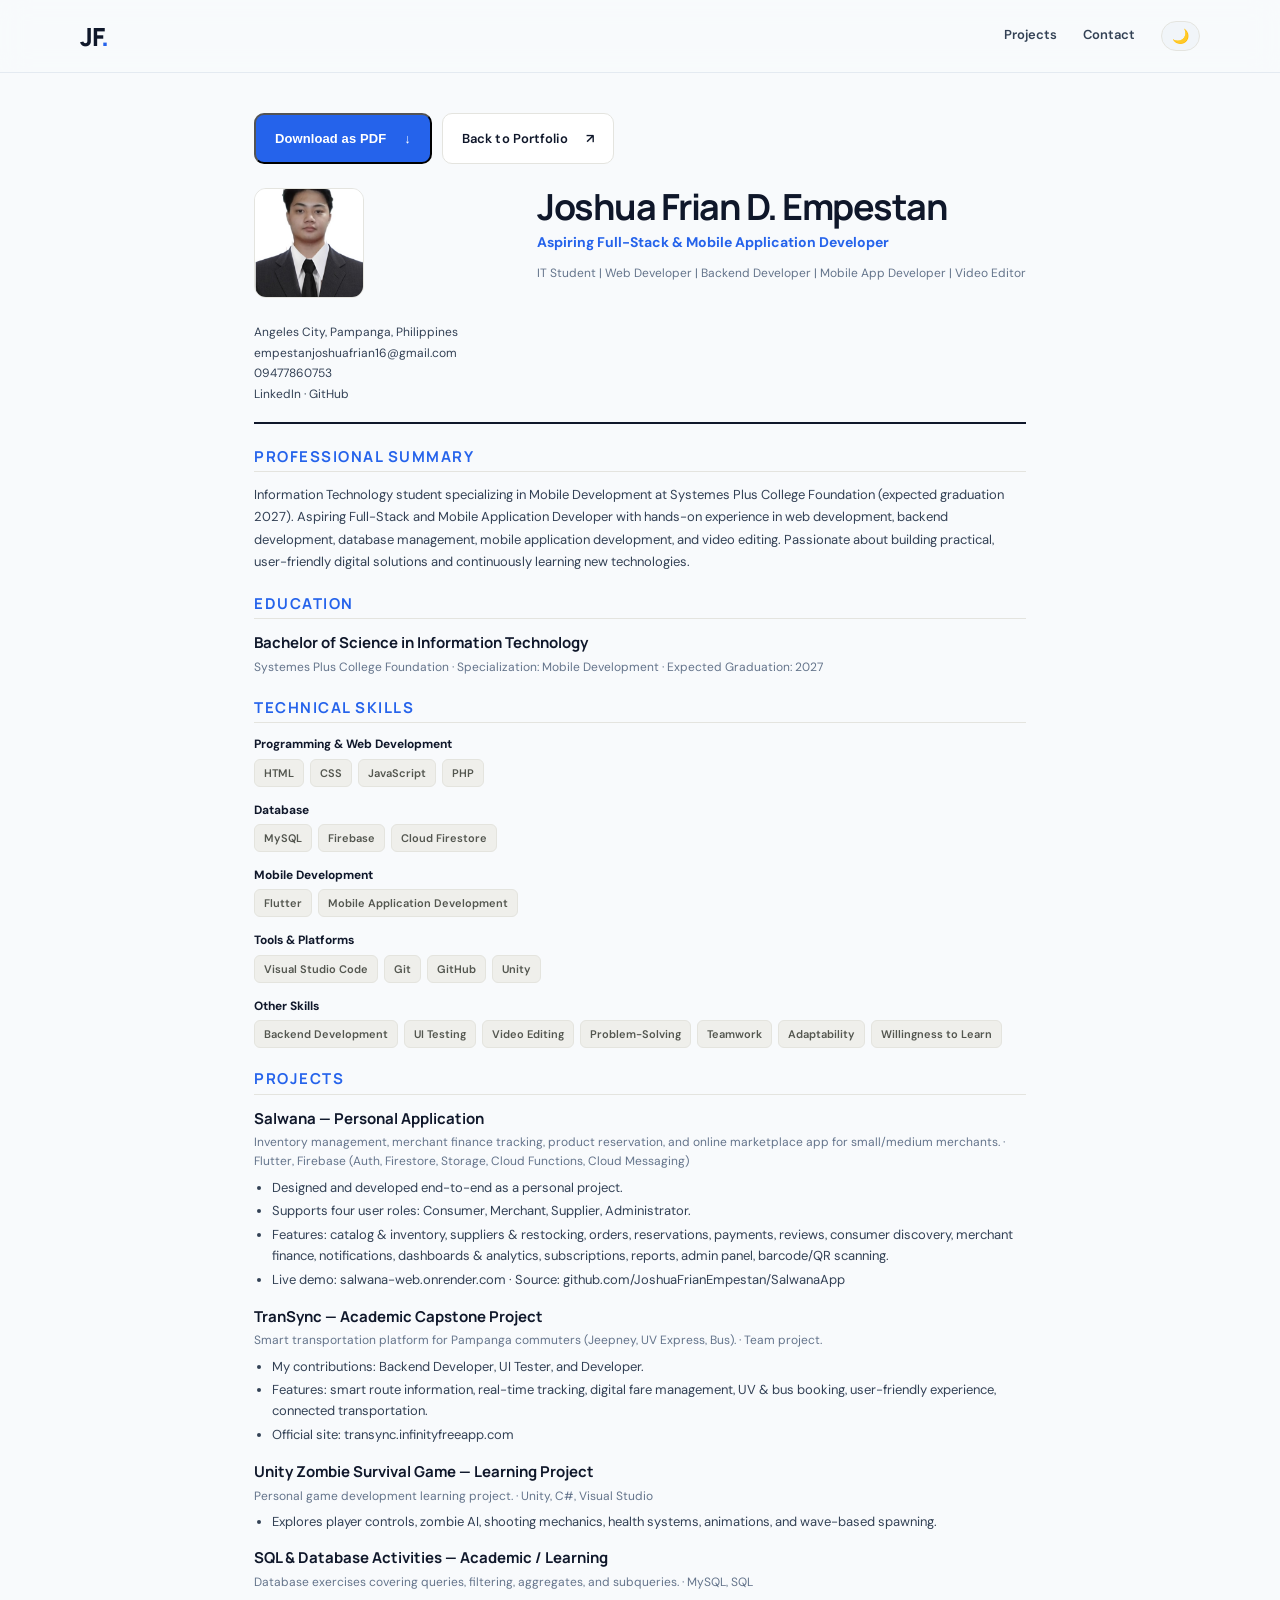
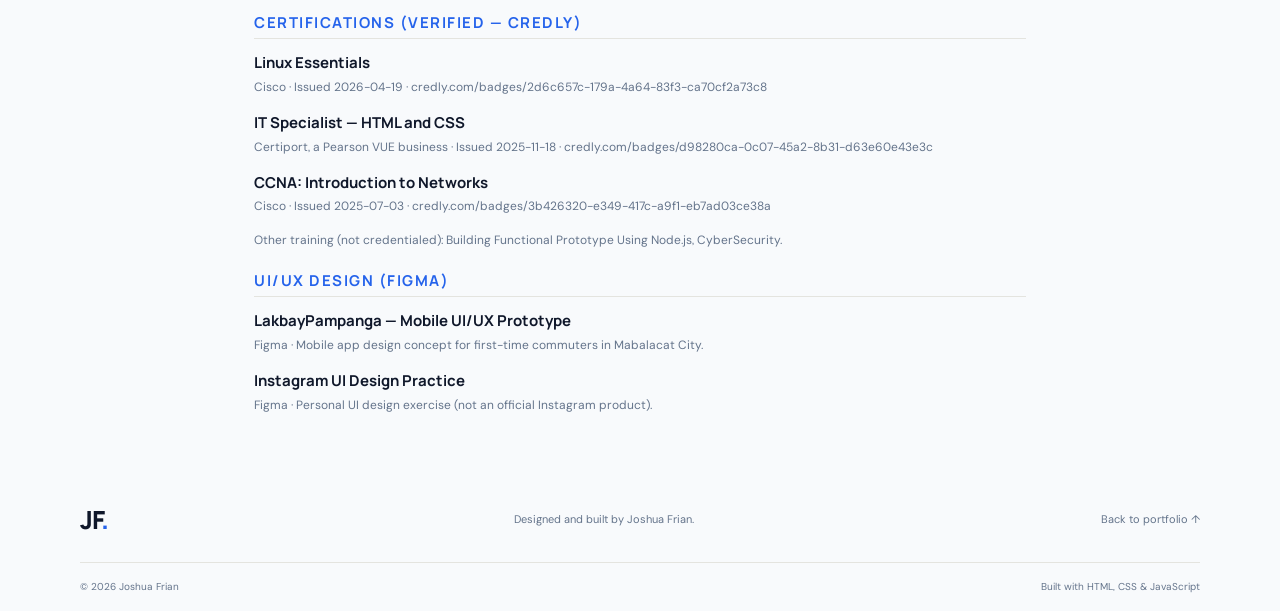
<file: resume.html>
<!doctype html>
<html lang="en">
<head>
  <meta charset="utf-8">
  <meta name="viewport" content="width=device-width, initial-scale=1">
  <meta name="description" content="Resume of Joshua Frian D. Empestan, IT student and aspiring full-stack & mobile developer.">
  <title>Resume — Joshua Frian D. Empestan</title>
  <link rel="stylesheet" href="style.css">
  <script>
    (function () {
      try {
        var saved = localStorage.getItem("theme");
        var prefersDark = window.matchMedia("(prefers-color-scheme: dark)").matches;
        document.documentElement.setAttribute("data-theme", saved || (prefersDark ? "dark" : "light"));
      } catch (e) {}
    })();
  </script>
  <style>
    /* Resume-specific print-friendly styles */
    .resume-page { max-width: 820px; margin: 0 auto; padding: 40px 24px; }
    .resume-header { display: flex; justify-content: space-between; align-items: flex-start; gap: 24px; flex-wrap: wrap; border-bottom: 2px solid var(--ink); padding-bottom: 18px; margin-bottom: 24px; }
    .resume-photo { width: 110px; height: 110px; object-fit: cover; border-radius: 12px; border: 1px solid var(--line); flex-shrink: 0; }
    .resume-header h1 { font-size: clamp(26px, 4vw, 36px); letter-spacing: -1.5px; margin: 0; }
    .resume-title { font-size: 14px; color: var(--accent); font-weight: 700; margin: 4px 0 10px; }
    .resume-contact { font-size: 12px; color: var(--text); line-height: 1.7; }
    .resume-contact a { color: var(--text); text-decoration: none; }
    .resume-section { margin-bottom: 22px; }
    .resume-section h2 { font-size: 15px; letter-spacing: 1.5px; text-transform: uppercase; color: var(--accent); border-bottom: 1px solid var(--line); padding-bottom: 6px; margin-bottom: 12px; }
    .resume-item { margin-bottom: 14px; }
    .resume-item h3 { font-size: 15px; margin: 0 0 2px; }
    .resume-item .meta { font-size: 12px; color: var(--soft); margin: 0 0 6px; }
    .resume-item p, .resume-item li { font-size: 13px; color: var(--text); line-height: 1.6; }
    .resume-item ul { margin: 4px 0 0 18px; padding: 0; }
    .resume-item li { margin-bottom: 3px; }
    .resume-skills { display: flex; flex-wrap: wrap; gap: 6px; }
    .resume-skills span { background: #efefeb; border: 1px solid #e4e4de; padding: 4px 9px; border-radius: 6px; font-size: 11px; font-weight: 600; color: #53564f; }
    .resume-actions { display: flex; gap: 10px; flex-wrap: wrap; margin-bottom: 24px; }
    @media print {
      @page { size: A4; margin: 12mm; }
      .site-header, .site-footer, .resume-actions, .skip-link { display: none !important; }
      body { background: #fff; }
      .resume-page { padding: 0; max-width: 100%; }
      a { color: inherit; text-decoration: none; }
      .resume-section { page-break-inside: avoid; }
    }
  </style>
</head>
<body>
  <a class="skip-link" href="#main">Skip to content</a>
  <header class="site-header">
    <nav class="nav container" aria-label="Main navigation">
      <a class="brand" href="index.html" aria-label="Joshua Frian home">JF<span>.</span></a>
      <div class="nav-links" id="navLinks">
        <a href="index.html#projects">Projects</a>
        <a href="index.html#contact">Contact</a>
       <button class="theme-toggle" id="themeToggle" type="button" aria-label="Toggle color theme">🌙</button>
      </div>
    </nav>
  </header>
  <main id="main">
    <div class="resume-page">
      <div class="resume-actions">
        <button class="button button-dark" onclick="window.print()">Download as PDF <span aria-hidden="true">↓</span></button>
        <a class="button button-outline" href="index.html">Back to Portfolio <span aria-hidden="true">↗</span></a>
      </div>

      <div class="resume-header">
        <img class="resume-photo" src="assets/images/Profile.png" alt="Profile photo of Joshua Frian D. Empestan" loading="lazy">
        <div>
          <h1>Joshua Frian D. Empestan</h1>
          <p class="resume-title">Aspiring Full-Stack &amp; Mobile Application Developer</p>
          <p style="font-size:12px;color:var(--soft);margin:0;">IT Student | Web Developer | Backend Developer | Mobile App Developer | Video Editor</p>
        </div>
        <div class="resume-contact">
          <div>Angeles City, Pampanga, Philippines</div>
          <div><a href="mailto:empestanjoshuafrian16@gmail.com">empestanjoshuafrian16@gmail.com</a></div>
          <div><a href="tel:+639477860753">09477860753</a></div>
          <div><a href="https://www.linkedin.com/in/empestan-joshua-frian-d-3b4a39359/" target="_blank" rel="noopener noreferrer">LinkedIn</a> · <a href="https://github.com/jsh-frn" target="_blank" rel="noopener noreferrer">GitHub</a></div>
        </div>
      </div>
      <div class="resume-section">
        <h2>Professional Summary</h2>
        <p style="font-size:13px;color:var(--text);line-height:1.7;margin:0;">Information Technology student specializing in Mobile Development at Systemes Plus College Foundation (expected graduation 2027). Aspiring Full-Stack and Mobile Application Developer with hands-on experience in web development, backend development, database management, mobile application development, and video editing. Passionate about building practical, user-friendly digital solutions and continuously learning new technologies.</p>
      </div>

      <div class="resume-section">
        <h2>Education</h2>
        <div class="resume-item">
          <h3>Bachelor of Science in Information Technology</h3>
          <p class="meta">Systemes Plus College Foundation · Specialization: Mobile Development · Expected Graduation: 2027</p>
        </div>
      </div>

      <div class="resume-section">
        <h2>Technical Skills</h2>
        <div class="resume-item">
          <p style="font-size:12px;font-weight:700;color:var(--ink);margin:0 0 4px;">Programming &amp; Web Development</p>
          <div class="resume-skills"><span>HTML</span><span>CSS</span><span>JavaScript</span><span>PHP</span></div>
        </div>
        <div class="resume-item">
          <p style="font-size:12px;font-weight:700;color:var(--ink);margin:0 0 4px;">Database</p>
          <div class="resume-skills"><span>MySQL</span><span>Firebase</span><span>Cloud Firestore</span></div>
        </div>
        <div class="resume-item">
          <p style="font-size:12px;font-weight:700;color:var(--ink);margin:0 0 4px;">Mobile Development</p>
          <div class="resume-skills"><span>Flutter</span><span>Mobile Application Development</span></div>
        </div>
        <div class="resume-item">
          <p style="font-size:12px;font-weight:700;color:var(--ink);margin:0 0 4px;">Tools &amp; Platforms</p>
          <div class="resume-skills"><span>Visual Studio Code</span><span>Git</span><span>GitHub</span><span>Unity</span></div>
        </div>
        <div class="resume-item">
          <p style="font-size:12px;font-weight:700;color:var(--ink);margin:0 0 4px;">Other Skills</p>
          <div class="resume-skills"><span>Backend Development</span><span>UI Testing</span><span>Video Editing</span><span>Problem-Solving</span><span>Teamwork</span><span>Adaptability</span><span>Willingness to Learn</span></div>
        </div>
      </div>

      <div class="resume-section">
        <h2>Projects</h2>
        <div class="resume-item">
          <h3>Salwana — Personal Application</h3>
          <p class="meta">Inventory management, merchant finance tracking, product reservation, and online marketplace app for small/medium merchants. · Flutter, Firebase (Auth, Firestore, Storage, Cloud Functions, Cloud Messaging)</p>
          <ul>
            <li>Designed and developed end-to-end as a personal project.</li>
            <li>Supports four user roles: Consumer, Merchant, Supplier, Administrator.</li>
            <li>Features: catalog &amp; inventory, suppliers &amp; restocking, orders, reservations, payments, reviews, consumer discovery, merchant finance, notifications, dashboards &amp; analytics, subscriptions, reports, admin panel, barcode/QR scanning.</li>
            <li>Live demo: salwana-web.onrender.com · Source: github.com/JoshuaFrianEmpestan/SalwanaApp</li>
          </ul>
        </div>
        <div class="resume-item">
          <h3>TranSync — Academic Capstone Project</h3>
          <p class="meta">Smart transportation platform for Pampanga commuters (Jeepney, UV Express, Bus). · Team project.</p>
          <ul>
            <li>My contributions: Backend Developer, UI Tester, and Developer.</li>
            <li>Features: smart route information, real-time tracking, digital fare management, UV &amp; bus booking, user-friendly experience, connected transportation.</li>
            <li>Official site: transync.infinityfreeapp.com</li>
          </ul>
        </div>
        <div class="resume-item">
          <h3>Unity Zombie Survival Game — Learning Project</h3>
          <p class="meta">Personal game development learning project. · Unity, C#, Visual Studio</p>
          <ul>
            <li>Explores player controls, zombie AI, shooting mechanics, health systems, animations, and wave-based spawning.</li>
          </ul>
        </div>
        <div class="resume-item">
          <h3>SQL &amp; Database Activities — Academic / Learning</h3>
          <p class="meta">Database exercises covering queries, filtering, aggregates, and subqueries. · MySQL, SQL</p>
        </div>
      </div>
      <div class="resume-section">
        <h2>Certifications (Verified — Credly)</h2>
        <div class="resume-item">
          <h3>Linux Essentials</h3>
          <p class="meta">Cisco · Issued 2026-04-19 · credly.com/badges/2d6c657c-179a-4a64-83f3-ca70cf2a73c8</p>
        </div>
        <div class="resume-item">
          <h3>IT Specialist — HTML and CSS</h3>
          <p class="meta">Certiport, a Pearson VUE business · Issued 2025-11-18 · credly.com/badges/d98280ca-0c07-45a2-8b31-d63e60e43e3c</p>
        </div>
        <div class="resume-item">
          <h3>CCNA: Introduction to Networks</h3>
          <p class="meta">Cisco · Issued 2025-07-03 · credly.com/badges/3b426320-e349-417c-a9f1-eb7ad03ce38a</p>
        </div>
        <p style="font-size:12px;color:var(--soft);margin:8px 0 0;">Other training (not credentialed): Building Functional Prototype Using Node.js, CyberSecurity.</p>
      </div>

      <div class="resume-section">
        <h2>UI/UX Design (Figma)</h2>
        <div class="resume-item">
          <h3>LakbayPampanga — Mobile UI/UX Prototype</h3>
          <p class="meta">Figma · Mobile app design concept for first-time commuters in Mabalacat City.</p>
        </div>
        <div class="resume-item">
          <h3>Instagram UI Design Practice</h3>
          <p class="meta">Figma · Personal UI design exercise (not an official Instagram product).</p>
        </div>
      </div>
    </div>
  </main>
  <footer class="site-footer">
    <div class="container footer-inner"><a class="brand" href="index.html">JF<span>.</span></a><p>Designed and built by Joshua Frian.</p><a href="index.html">Back to portfolio ↑</a></div>
    <div class="container copyright"><span>© <span id="year">2026</span> Joshua Frian</span><span>Built with HTML, CSS & JavaScript</span></div>
  </footer>
  <script src="script.js" defer></script>
</body>
</html>
</file>
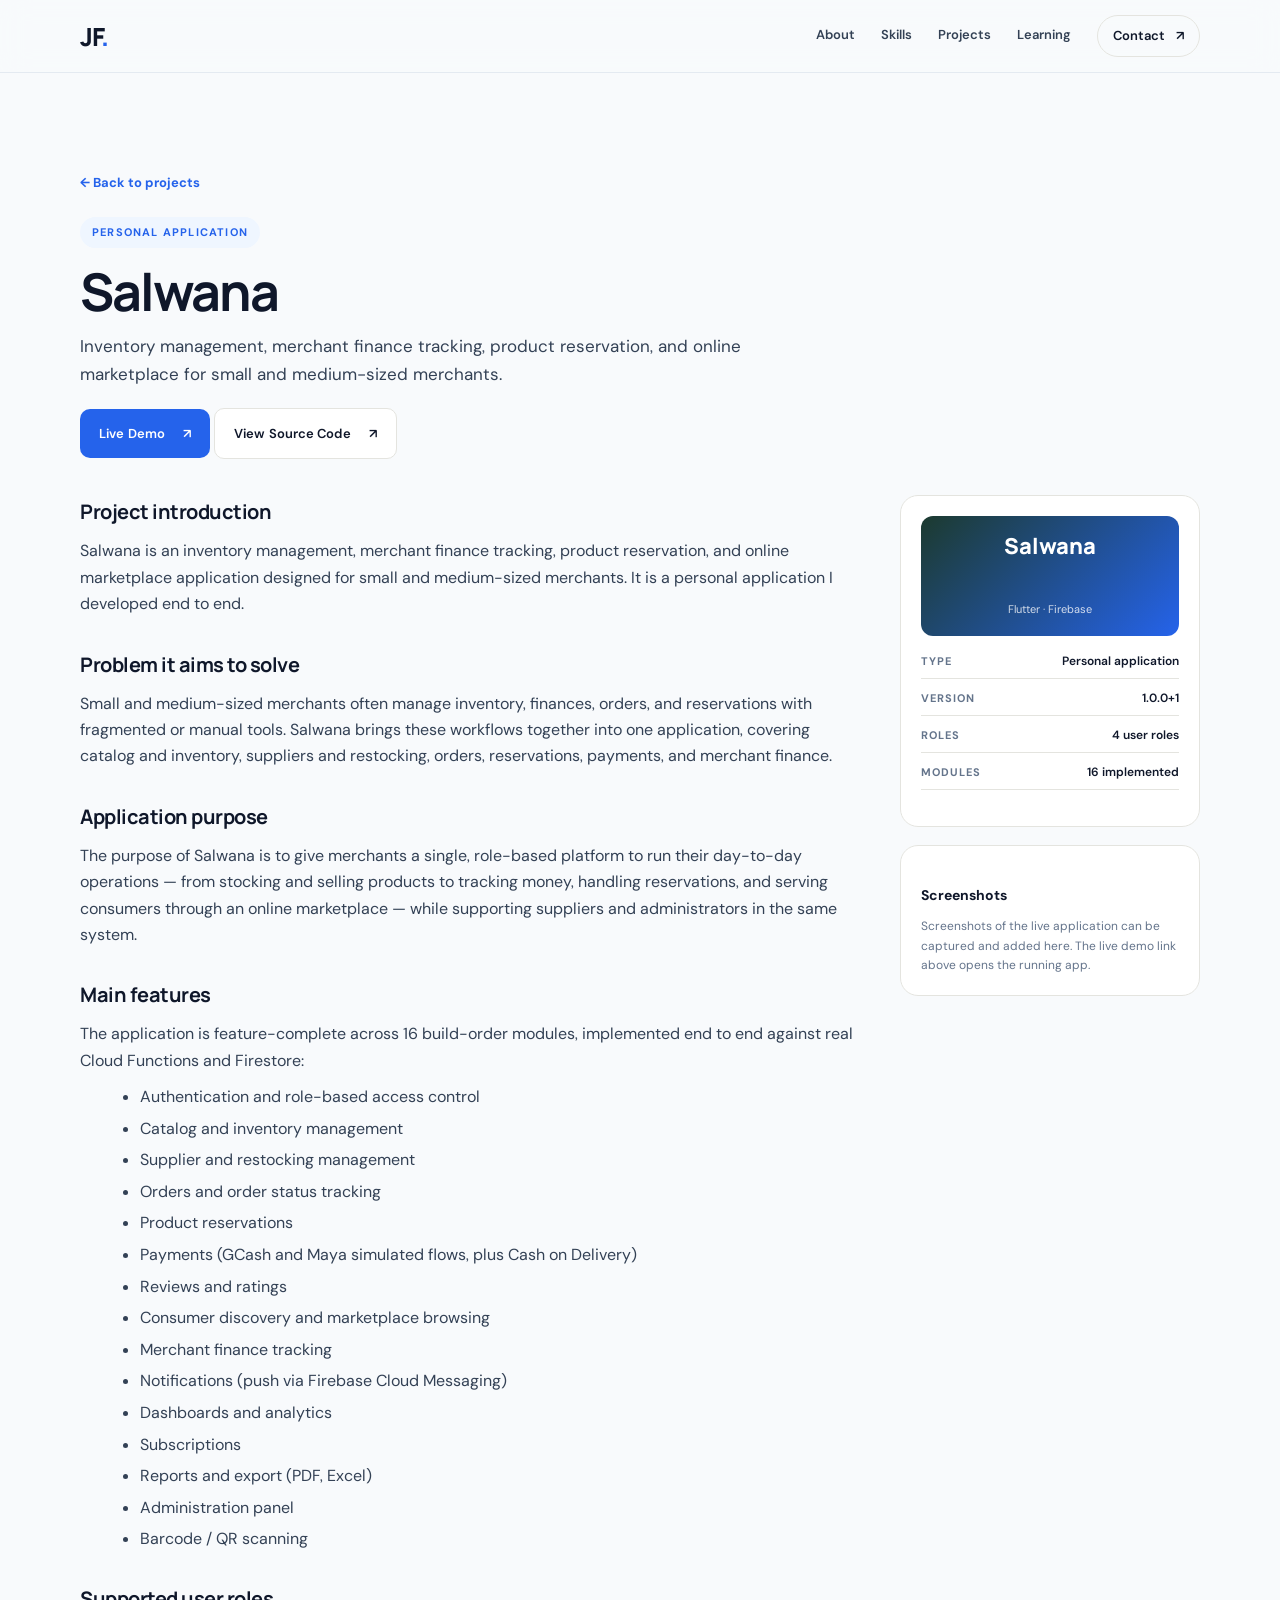
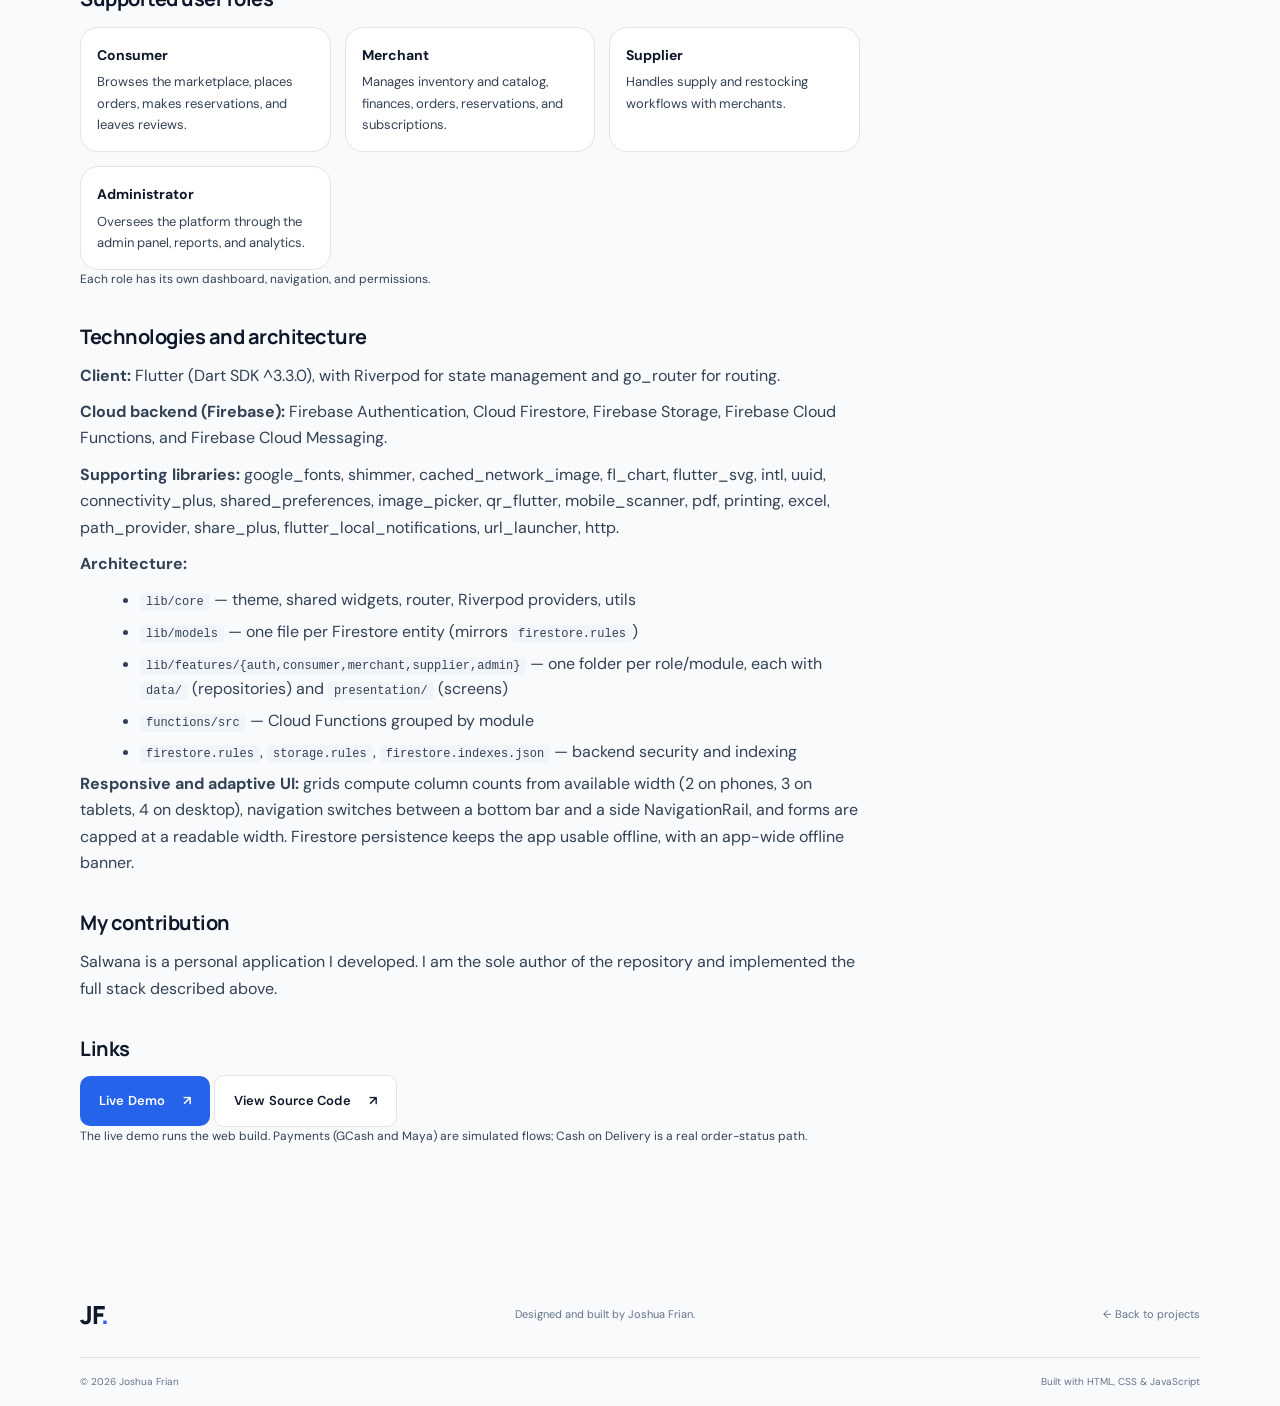
<file: salwana.html>
<!doctype html>
<html lang="en">
<head>
  <meta charset="utf-8">
  <meta name="viewport" content="width=device-width, initial-scale=1">
  <meta name="theme-color" content="#f7f7f5">
  <meta name="description" content="Salwana — inventory, finance, reservation and marketplace app.">
  <title>Salwana | Joshua Frian Portfolio</title>
  <link rel="stylesheet" href="style.css">
  <script src="script.js" defer></script>
</head>
<body>
  <a class="skip-link" href="#main">Skip to content</a>
  <header class="site-header">
    <nav class="nav container" aria-label="Main navigation">
      <a class="brand" href="index.html" aria-label="Joshua Frian home">JF<span>.</span></a>
      <button class="menu-toggle" id="menuToggle" aria-expanded="false" aria-controls="navLinks" aria-label="Open navigation menu">
        <span></span><span></span>
      </button>
      <div class="nav-links" id="navLinks">
        <a href="index.html#about">About</a>
        <a href="index.html#skills">Skills</a>
        <a href="index.html#projects">Projects</a>
        <a href="index.html#learning">Learning</a>
        <a class="nav-contact" href="index.html#contact">Contact <span aria-hidden="true">↗</span></a>
      </div>
    </nav>
  </header>
  <main id="main">
<!-- Salwana detailed project presentation -->
    <section class="section container" id="salwana">
      <a class="back-link" href="index.html#projects">← Back to projects</a>
      <div class="project-detail">
        <div class="project-detail-header">
          <div class="project-detail-badge personal">Personal application</div>
          <h2>Salwana</h2>
          <p class="project-detail-tagline">Inventory management, merchant finance tracking, product reservation, and online marketplace for small and medium-sized merchants.</p>
          <div class="project-detail-actions">
            <a class="button button-accent" href="https://salwana-web.onrender.com/#/onboarding" target="_blank" rel="noopener noreferrer">Live Demo <span aria-hidden="true">↗</span></a>
            <a class="button button-outline" href="https://github.com/JoshuaFrianEmpestan/SalwanaApp" target="_blank" rel="noopener noreferrer">View Source Code <span aria-hidden="true">↗</span></a>
          </div>
        </div>
        <div class="project-detail-grid">
          <div class="project-detail-main">
            <div class="detail-block">
              <h3>Project introduction</h3>
              <p>Salwana is an inventory management, merchant finance tracking, product reservation, and online marketplace application designed for small and medium-sized merchants. It is a personal application I developed end to end.</p>
            </div>
            <div class="detail-block">
              <h3>Problem it aims to solve</h3>
              <p>Small and medium-sized merchants often manage inventory, finances, orders, and reservations with fragmented or manual tools. Salwana brings these workflows together into one application, covering catalog and inventory, suppliers and restocking, orders, reservations, payments, and merchant finance.</p>
            </div>
            <div class="detail-block">
              <h3>Application purpose</h3>
              <p>The purpose of Salwana is to give merchants a single, role-based platform to run their day-to-day operations — from stocking and selling products to tracking money, handling reservations, and serving consumers through an online marketplace — while supporting suppliers and administrators in the same system.</p>
            </div>
            <div class="detail-block">
              <h3>Main features</h3>
              <p>The application is feature-complete across 16 build-order modules, implemented end to end against real Cloud Functions and Firestore:</p>
              <ul class="feature-list feature-list-compact">
                <li>Authentication and role-based access control</li>
                <li>Catalog and inventory management</li>
                <li>Supplier and restocking management</li>
                <li>Orders and order status tracking</li>
                <li>Product reservations</li>
                <li>Payments (GCash and Maya simulated flows, plus Cash on Delivery)</li>
                <li>Reviews and ratings</li>
                <li>Consumer discovery and marketplace browsing</li>
                <li>Merchant finance tracking</li>
                <li>Notifications (push via Firebase Cloud Messaging)</li>
                <li>Dashboards and analytics</li>
                <li>Subscriptions</li>
                <li>Reports and export (PDF, Excel)</li>
                <li>Administration panel</li>
                <li>Barcode / QR scanning</li>
              </ul>
            </div>
            <div class="detail-block">
              <h3>Supported user roles</h3>
              <div class="role-grid">
                <div class="role-card"><strong>Consumer</strong><p>Browses the marketplace, places orders, makes reservations, and leaves reviews.</p></div>
                <div class="role-card"><strong>Merchant</strong><p>Manages inventory and catalog, finances, orders, reservations, and subscriptions.</p></div>
                <div class="role-card"><strong>Supplier</strong><p>Handles supply and restocking workflows with merchants.</p></div>
                <div class="role-card"><strong>Administrator</strong><p>Oversees the platform through the admin panel, reports, and analytics.</p></div>
              </div>
              <p class="detail-note">Each role has its own dashboard, navigation, and permissions.</p>
            </div>            <div class="detail-block">
              <h3>Technologies and architecture</h3>
              <p><strong>Client:</strong> Flutter (Dart SDK ^3.3.0), with Riverpod for state management and go_router for routing.</p>
              <p><strong>Cloud backend (Firebase):</strong> Firebase Authentication, Cloud Firestore, Firebase Storage, Firebase Cloud Functions, and Firebase Cloud Messaging.</p>
              <p><strong>Supporting libraries:</strong> google_fonts, shimmer, cached_network_image, fl_chart, flutter_svg, intl, uuid, connectivity_plus, shared_preferences, image_picker, qr_flutter, mobile_scanner, pdf, printing, excel, path_provider, share_plus, flutter_local_notifications, url_launcher, http.</p>
              <p><strong>Architecture:</strong></p>
              <ul class="feature-list feature-list-compact">
                <li><code>lib/core</code> — theme, shared widgets, router, Riverpod providers, utils</li>
                <li><code>lib/models</code> — one file per Firestore entity (mirrors <code>firestore.rules</code>)</li>
                <li><code>lib/features/{auth,consumer,merchant,supplier,admin}</code> — one folder per role/module, each with <code>data/</code> (repositories) and <code>presentation/</code> (screens)</li>
                <li><code>functions/src</code> — Cloud Functions grouped by module</li>
                <li><code>firestore.rules</code>, <code>storage.rules</code>, <code>firestore.indexes.json</code> — backend security and indexing</li>
              </ul>
              <p><strong>Responsive and adaptive UI:</strong> grids compute column counts from available width (2 on phones, 3 on tablets, 4 on desktop), navigation switches between a bottom bar and a side NavigationRail, and forms are capped at a readable width. Firestore persistence keeps the app usable offline, with an app-wide offline banner.</p>
            </div>
            <div class="detail-block">
              <h3>My contribution</h3>
              <p>Salwana is a personal application I developed. I am the sole author of the repository and implemented the full stack described above.</p>
            </div>
            <div class="detail-block">
              <h3>Links</h3>
              <div class="project-detail-actions">
                <a class="button button-accent" href="https://salwana-web.onrender.com/#/onboarding" target="_blank" rel="noopener noreferrer">Live Demo <span aria-hidden="true">↗</span></a>
                <a class="button button-outline" href="https://github.com/JoshuaFrianEmpestan/SalwanaApp" target="_blank" rel="noopener noreferrer">View Source Code <span aria-hidden="true">↗</span></a>
              </div>
              <p class="detail-note">The live demo runs the web build. Payments (GCash and Maya) are simulated flows; Cash on Delivery is a real order-status path.</p>
            </div>
          </div>
          <aside class="project-detail-aside">
            <div class="detail-card">
              <div class="salwana-preview" aria-hidden="true">
                <span>Salwana</span>
                <small>Flutter · Firebase</small>
              </div>
              <dl class="detail-meta">
                <div><dt>Type</dt><dd>Personal application</dd></div>
                <div><dt>Version</dt><dd>1.0.0+1</dd></div>
                <div><dt>Roles</dt><dd>4 user roles</dd></div>
                <div><dt>Modules</dt><dd>16 implemented</dd></div>
              </dl>
            </div>
            <div class="detail-card">
              <h4>Screenshots</h4>
              <p class="detail-note">Screenshots of the live application can be captured and added here. The live demo link above opens the running app.</p>
            </div>
          </aside>
        </div>
      </div>
    </section>  </main>
  <footer class="site-footer">
    <div class="container footer-inner"><a class="brand" href="index.html">JF<span>.</span></a><p>Designed and built by Joshua Frian.</p><a href="index.html#projects">← Back to projects</a></div>
    <div class="container copyright"><span>© <span id="year">2026</span> Joshua Frian</span><span>Built with HTML, CSS & JavaScript</span></div>
  </footer>
</body>
</html>
</file>
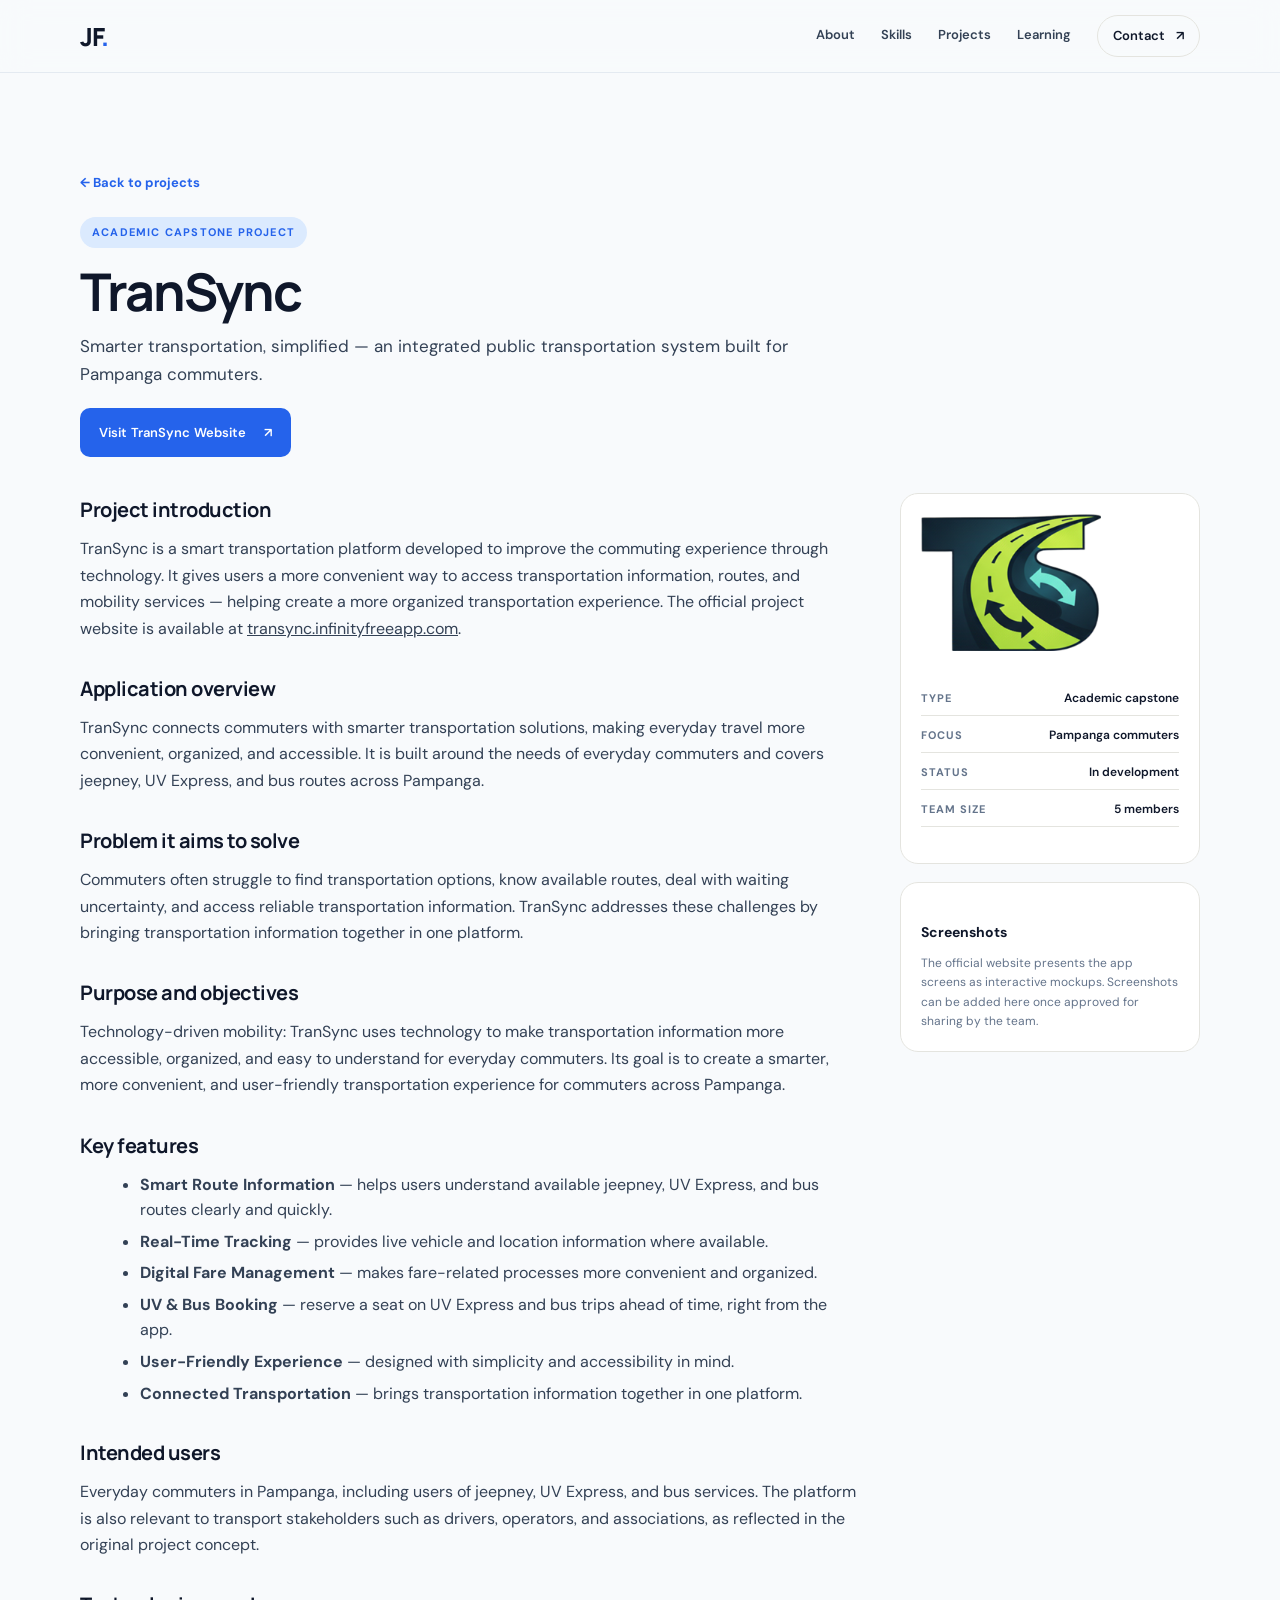
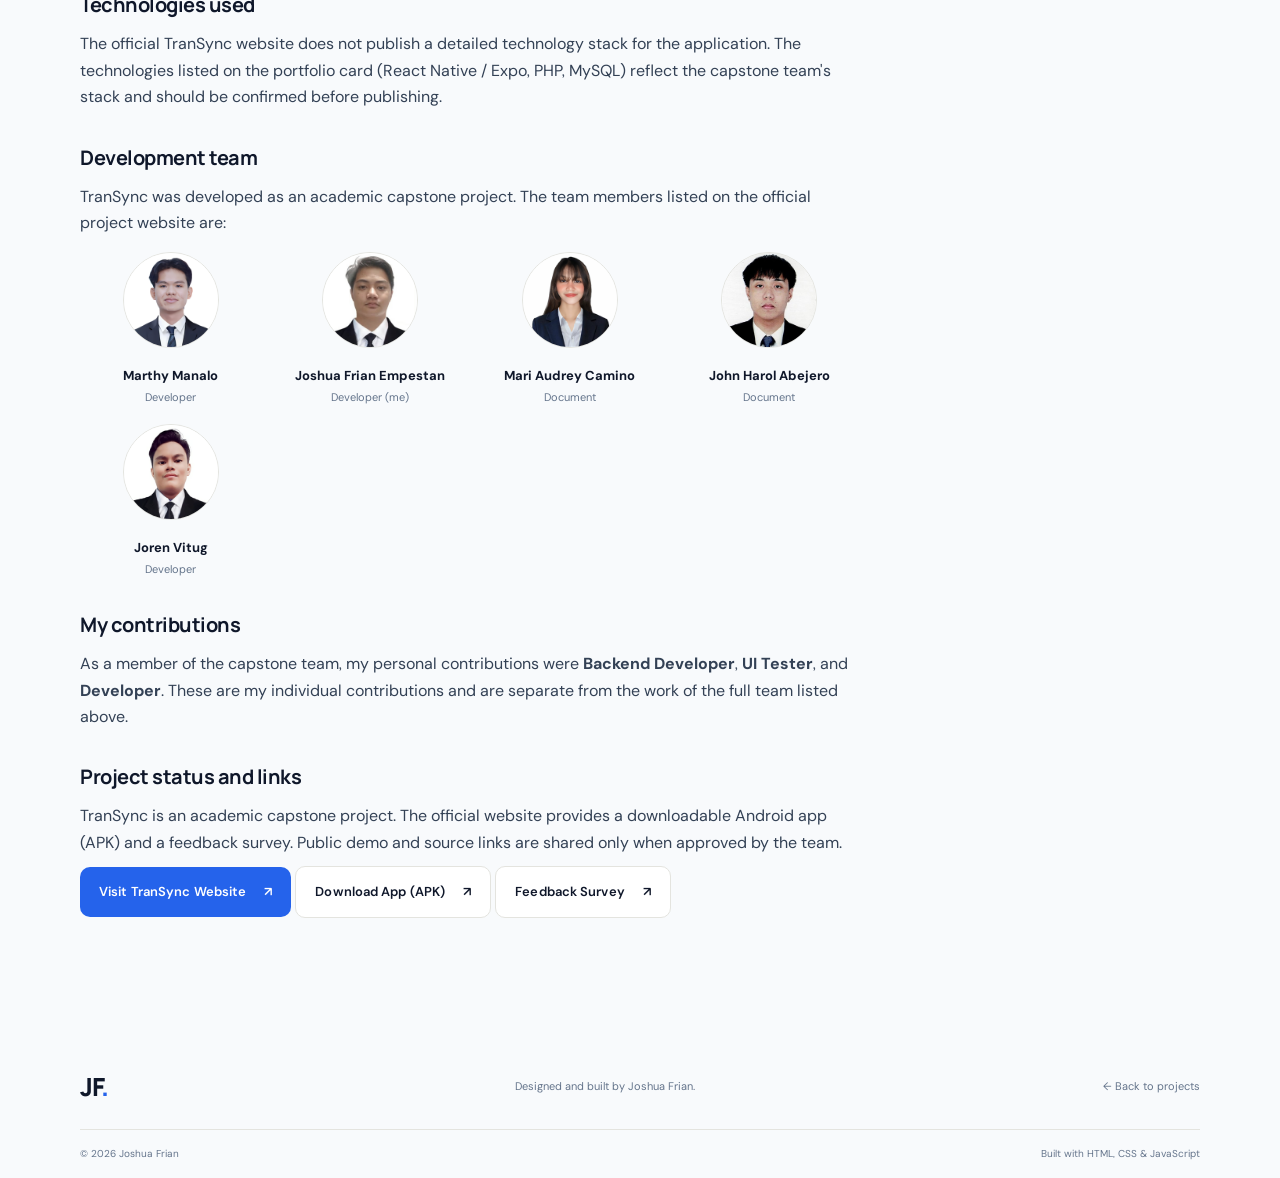
<file: transync.html>
<!doctype html>
<html lang="en">
<head>
  <meta charset="utf-8">
  <meta name="viewport" content="width=device-width, initial-scale=1">
  <meta name="theme-color" content="#f7f7f5">
  <meta name="description" content="TranSync — a smart transportation platform for Pampanga commuters.">
  <title>TranSync | Joshua Frian Portfolio</title>
  <link rel="stylesheet" href="style.css">
  <script src="script.js" defer></script>
</head>
<body>
  <a class="skip-link" href="#main">Skip to content</a>
  <header class="site-header">
    <nav class="nav container" aria-label="Main navigation">
      <a class="brand" href="index.html" aria-label="Joshua Frian home">JF<span>.</span></a>
      <button class="menu-toggle" id="menuToggle" aria-expanded="false" aria-controls="navLinks" aria-label="Open navigation menu">
        <span></span><span></span>
      </button>
      <div class="nav-links" id="navLinks">
        <a href="index.html#about">About</a>
        <a href="index.html#skills">Skills</a>
        <a href="index.html#projects">Projects</a>
        <a href="index.html#learning">Learning</a>
        <a class="nav-contact" href="index.html#contact">Contact <span aria-hidden="true">↗</span></a>
      </div>
    </nav>
  </header>
  <main id="main">
<!-- TranSync detailed project presentation -->
    <section class="section container" id="transync">
      <a class="back-link" href="index.html#projects">← Back to projects</a>
      <div class="project-detail">
        <div class="project-detail-header">
          <div class="project-detail-badge academic">Academic capstone project</div>
          <h2>TranSync</h2>
          <p class="project-detail-tagline">Smarter transportation, simplified — an integrated public transportation system built for Pampanga commuters.</p>
          <div class="project-detail-actions">
            <a class="button button-dark" href="https://transync.infinityfreeapp.com/" target="_blank" rel="noopener noreferrer">Visit TranSync Website <span aria-hidden="true">↗</span></a>
          </div>
        </div>
        <div class="project-detail-grid">
          <div class="project-detail-main">
            <div class="detail-block">
              <h3>Project introduction</h3>
              <p>TranSync is a smart transportation platform developed to improve the commuting experience through technology. It gives users a more convenient way to access transportation information, routes, and mobility services — helping create a more organized transportation experience. The official project website is available at <a href="https://transync.infinityfreeapp.com/" target="_blank" rel="noopener noreferrer">transync.infinityfreeapp.com</a>.</p>
            </div>
            <div class="detail-block">
              <h3>Application overview</h3>
              <p>TranSync connects commuters with smarter transportation solutions, making everyday travel more convenient, organized, and accessible. It is built around the needs of everyday commuters and covers jeepney, UV Express, and bus routes across Pampanga.</p>
            </div>
            <div class="detail-block">
              <h3>Problem it aims to solve</h3>
              <p>Commuters often struggle to find transportation options, know available routes, deal with waiting uncertainty, and access reliable transportation information. TranSync addresses these challenges by bringing transportation information together in one platform.</p>
            </div>
            <div class="detail-block">
              <h3>Purpose and objectives</h3>
              <p>Technology-driven mobility: TranSync uses technology to make transportation information more accessible, organized, and easy to understand for everyday commuters. Its goal is to create a smarter, more convenient, and user-friendly transportation experience for commuters across Pampanga.</p>
            </div>
            <div class="detail-block">
              <h3>Key features</h3>
              <ul class="feature-list">
                <li><strong>Smart Route Information</strong> — helps users understand available jeepney, UV Express, and bus routes clearly and quickly.</li>
                <li><strong>Real-Time Tracking</strong> — provides live vehicle and location information where available.</li>
                <li><strong>Digital Fare Management</strong> — makes fare-related processes more convenient and organized.</li>
                <li><strong>UV &amp; Bus Booking</strong> — reserve a seat on UV Express and bus trips ahead of time, right from the app.</li>
                <li><strong>User-Friendly Experience</strong> — designed with simplicity and accessibility in mind.</li>
                <li><strong>Connected Transportation</strong> — brings transportation information together in one platform.</li>
              </ul>
            </div>
            <div class="detail-block">
              <h3>Intended users</h3>
              <p>Everyday commuters in Pampanga, including users of jeepney, UV Express, and bus services. The platform is also relevant to transport stakeholders such as drivers, operators, and associations, as reflected in the original project concept.</p>
            </div>
            <div class="detail-block">
              <h3>Technologies used</h3>
              <p>The official TranSync website does not publish a detailed technology stack for the application. The technologies listed on the portfolio card (React Native / Expo, PHP, MySQL) reflect the capstone team's stack and should be confirmed before publishing.</p>
            </div>            <div class="detail-block">
              <h3>Development team</h3>
              <p>TranSync was developed as an academic capstone project. The team members listed on the official project website are:</p>
              <div class="team-grid">
                <figure class="team-member">
                  <img src="assets/images/transync/team-marthy.jpg" alt="Marthy Manalo" loading="lazy">
                  <figcaption><strong>Marthy Manalo</strong><span>Developer</span></figcaption>
                </figure>
                <figure class="team-member">
                  <img src="assets/images/transync/team-joshua.jpg" alt="Joshua Frian Empestan" loading="lazy">
                  <figcaption><strong>Joshua Frian Empestan</strong><span>Developer (me)</span></figcaption>
                </figure>
                <figure class="team-member">
                  <img src="assets/images/transync/team-audrey.jpg" alt="Mari Audrey Camino" loading="lazy">
                  <figcaption><strong>Mari Audrey Camino</strong><span>Document</span></figcaption>
                </figure>
                <figure class="team-member">
                  <img src="assets/images/transync/team-john.jpg" alt="John Harol Abejero" loading="lazy">
                  <figcaption><strong>John Harol Abejero</strong><span>Document</span></figcaption>
                </figure>
                <figure class="team-member">
                  <img src="assets/images/transync/team-joren.png" alt="Joren Vitug" loading="lazy">
                  <figcaption><strong>Joren Vitug</strong><span>Developer</span></figcaption>
                </figure>
              </div>
            </div>
            <div class="detail-block">
              <h3>My contributions</h3>
              <p>As a member of the capstone team, my personal contributions were <strong>Backend Developer</strong>, <strong>UI Tester</strong>, and <strong>Developer</strong>. These are my individual contributions and are separate from the work of the full team listed above.</p>
            </div>
            <div class="detail-block">
              <h3>Project status and links</h3>
              <p>TranSync is an academic capstone project. The official website provides a downloadable Android app (APK) and a feedback survey. Public demo and source links are shared only when approved by the team.</p>
              <div class="project-detail-actions">
                <a class="button button-dark" href="https://transync.infinityfreeapp.com/" target="_blank" rel="noopener noreferrer">Visit TranSync Website <span aria-hidden="true">↗</span></a>
                <a class="button button-outline" href="https://github.com/thymnl/transync/releases/latest/download/TranSync.apk" target="_blank" rel="noopener noreferrer">Download App (APK) <span aria-hidden="true">↗</span></a>
                <a class="button button-outline" href="https://docs.google.com/forms/d/e/1FAIpQLSclNJLfjhrIIdaMZzapW13fHIrGsS0R6S7R7fiCKZjUI-dF8w/viewform" target="_blank" rel="noopener noreferrer">Feedback Survey <span aria-hidden="true">↗</span></a>
              </div>
            </div>
          </div>
          <aside class="project-detail-aside">
            <div class="detail-card">
              <img class="detail-logo" src="assets/images/transync/transync-logo.png" alt="TranSync logo">
              <dl class="detail-meta">
                <div><dt>Type</dt><dd>Academic capstone</dd></div>
                <div><dt>Focus</dt><dd>Pampanga commuters</dd></div>
                <div><dt>Status</dt><dd>In development</dd></div>
                <div><dt>Team size</dt><dd>5 members</dd></div>
              </dl>
            </div>
            <div class="detail-card">
              <h4>Screenshots</h4>
              <p class="detail-note">The official website presents the app screens as interactive mockups. Screenshots can be added here once approved for sharing by the team.</p>
            </div>
          </aside>
        </div>
      </div>
    </section>  </main>
  <footer class="site-footer">
    <div class="container footer-inner"><a class="brand" href="index.html">JF<span>.</span></a><p>Designed and built by Joshua Frian.</p><a href="index.html#projects">← Back to projects</a></div>
    <div class="container copyright"><span>© <span id="year">2026</span> Joshua Frian</span><span>Built with HTML, CSS & JavaScript</span></div>
  </footer>
</body>
</html>
</file>
<file: style.css>
@import url('https://fonts.googleapis.com/css2?family=DM+Sans:wght@400;500;600;700&family=Manrope:wght@400;500;600;700;800&display=swap');

:root {
  --bg: #f8fafc;
  --surface: #ffffff;
  --muted: #f1f5f9;
  --ink: #0f172a;
  --text: #334155;
  --soft: #64748b;
  --line: #e4e4df;
  --accent: #2563eb;
  --accent-light: #dbeafe;
  --radius: 18px;
  --max-width: 1120px;
}
* { box-sizing: border-box; }
html { scroll-behavior: smooth; scroll-padding-top: 90px; }
body { margin: 0; background: var(--bg); color: var(--ink); font-family: "DM Sans", Arial, sans-serif; line-height: 1.65; -webkit-font-smoothing: antialiased; }
a { color: inherit; }
.container { width: min(var(--max-width), calc(100% - 48px)); margin-inline: auto; }
.skip-link { position: absolute; top: -60px; left: 16px; background: var(--ink); color: white; padding: 10px 14px; z-index: 99; border-radius: 8px; }
.skip-link:focus { top: 12px; }
.site-header { position: sticky; top: 0; z-index: 20; background: rgba(251,251,250,.9); backdrop-filter: blur(14px); border-bottom: 1px solid rgba(228,228,223,.8); }
.nav { min-height: 76px; display: flex; align-items: center; justify-content: space-between; gap: 24px; }
.brand { font: 800 25px/1 "Manrope", sans-serif; letter-spacing: -1.8px; text-decoration: none; }
.brand span { color: var(--accent); }
.nav-links { display: flex; align-items: center; gap: 34px; }
.nav-links a { font-size: 13px; font-weight: 600; text-decoration: none; color: var(--text); transition: color .2s ease; }
.nav-links a:hover, .text-link:hover { color: var(--accent); }
.nav-links .nav-contact { color: var(--ink); border: 1px solid var(--line); border-radius: 999px; padding: 9px 15px; }
.nav-contact span { padding-left: 8px; }
.menu-toggle { display: none; border: 0; background: transparent; padding: 8px; }
.menu-toggle span { display: block; width: 22px; height: 2px; background: var(--ink); margin: 5px; }
.section { padding-block: 104px; }
.hero { min-height: 650px; display: grid; grid-template-columns: 1.15fr .85fr; align-items: center; gap: 70px; padding-top: 90px; padding-bottom: 100px; }
.eyebrow { margin: 0 0 20px; color: var(--accent); font-size: 11px; letter-spacing: 1.7px; font-weight: 700; }
.status-dot { display: inline-block; width: 7px; height: 7px; margin-right: 7px; background: #2563eb; border-radius: 50%; vertical-align: 1px; }
h1, h2, h3, p { margin-top: 0; }
h1, h2, h3 { font-family: "Manrope", "DM Sans", sans-serif; }
h1 { font-size: clamp(44px, 5.6vw, 72px); line-height: 1.08; letter-spacing: -4px; font-weight: 700; margin-bottom: 26px; }
h1 span { color: #64748b; }
.hero-description { max-width: 515px; font-size: 17px; color: var(--text); line-height: 1.85; margin-bottom: 28px; }
.hero-actions { display: flex; align-items: center; gap: 26px; flex-wrap: wrap; }
.button { display: inline-flex; align-items: center; gap: 18px; padding: 14px 19px; border-radius: 9px; font-size: 13px; font-weight: 700; text-decoration: none; transition: transform .2s, background .2s; }
.button:hover { transform: translateY(-2px); }
.button-dark { background: var(--ink); color: #fff; }
.button-dark:hover { background: var(--accent); }
.text-link { font-size: 13px; font-weight: 700; text-decoration: none; }
.text-link span { margin-left: 7px; }
.hero-meta { display: flex; align-items: center; gap: 13px; margin-top: 52px; color: var(--soft); font-size: 11px; font-weight: 600; }
.meta-divider { width: 4px; height: 4px; background: #94a3b8; border-radius: 50%; }
.hero-aside { max-width: 430px; width: 100%; justify-self: end; }
.profile-card { position: relative; overflow: hidden; padding: 23px; min-height: 390px; display: flex; flex-direction: column; justify-content: space-between; background: #f1f5f9; border: 1px solid #dfe3dc; border-radius: 22px; }
.profile-card::after { content: ""; position: absolute; width: 160px; height: 160px; border: 1px solid rgba(44,89,72,.14); border-radius: 50%; right: -40px; bottom: -40px; box-shadow: 0 0 0 18px rgba(44,89,72,.03), 0 0 0 38px rgba(44,89,72,.02); }
.profile-topline, .profile-bottom { display: flex; justify-content: space-between; gap: 12px; font-size: 9px; letter-spacing: 1px; color: #475569; font-weight: 700; }
.monogram { position: relative; z-index: 1; display: flex; align-items: center; justify-content: center; width: 190px; height: 190px; margin: 20px auto 18px; border-radius: 50%; background: #dbeafe; border: 1px solid #bfdbfe; color: var(--accent); font: 800 84px/1 "Manrope", sans-serif; letter-spacing: -13px; padding-right: 13px; }
.monogram span { color: #8b9c8e; }
.profile-name { font: 700 23px "Manrope", sans-serif; letter-spacing: -.8px; margin: 0 0 2px; }
.profile-role { color: #475569; font-size: 12px; margin-bottom: 15px; }
.profile-rule { height: 1px; background: #e2e8f0; margin-bottom: 14px; }
.profile-bottom { font-size: 10px; letter-spacing: .2px; text-transform: none; }
.aside-note { text-align: center; color: var(--soft); font-size: 11px; margin: 13px 0 0; }
.section-muted { background: var(--muted); }
.two-column { display: grid; grid-template-columns: 1fr 1fr; gap: 90px; }
h2 { font-size: clamp(32px, 4vw, 46px); line-height: 1.16; letter-spacing: -2px; margin-bottom: 0; }
.section-copy { max-width: 550px; color: var(--text); font-size: 15px; }
.section-copy p:last-child { margin-bottom: 0; }
.section-heading { display: flex; justify-content: space-between; align-items: end; gap: 40px; margin-bottom: 44px; }
.heading-note { max-width: 330px; color: var(--soft); font-size: 13px; margin-bottom: 3px; }
.skill-groups { border-top: 1px solid var(--line); }
.skill-group { display: grid; grid-template-columns: 60px 1fr 1.15fr; align-items: center; gap: 20px; padding: 25px 0; border-bottom: 1px solid var(--line); }
.skill-index { color: #64748b; font-size: 11px; }
.skill-group h3 { margin: 0; font-size: 16px; letter-spacing: -.3px; }
.tags, .project-tech { display: flex; flex-wrap: wrap; gap: 8px; }
.tags span, .project-tech span { background: #f1f5f9; border: 1px solid #e2e8f0; padding: 6px 10px; border-radius: 6px; color: #334155; font-size: 11px; font-weight: 600; }
.project-grid { display: grid; grid-template-columns: repeat(2, minmax(0, 1fr)); gap: 22px; }
.project-card { overflow: hidden; border: 1px solid #e2e2dc; border-radius: var(--radius); background: var(--surface); }
.project-art { min-height: 235px; position: relative; overflow: hidden; padding: 18px; }
.art-label { position: relative; z-index: 2; font-size: 9px; font-weight: 700; letter-spacing: 1.5px; color: #475569; }
.art-footer { position: absolute; z-index: 2; bottom: 17px; left: 18px; right: 18px; display: flex; justify-content: space-between; align-items: center; color: #1e3a8a; font: 700 12px "Manrope", sans-serif; }
.art-footer span { font: 600 9px "DM Sans", sans-serif; color: #64748b; }
.transync-art { background: #eff6ff; }
.route-line { position: absolute; width: 70%; left: 15%; top: 50%; height: 2px; background: #93c5fd; }
.route-line span { position: absolute; width: 14px; height: 14px; border: 3px solid #1d4ed8; background: #eff6ff; border-radius: 50%; top: -6px; left: 0; }
.route-line span:nth-child(2) { left: 48%; }
.route-line span:nth-child(3) { right: 0; }
.route-line i { position: absolute; width: 8px; height: 8px; right: 23%; top: -3px; background: #9aaf9c; border-radius: 50%; }
.route-cards { position: absolute; left: 10%; right: 10%; top: 60%; display: flex; justify-content: space-between; gap: 7px; }
.route-cards div { padding: 7px 9px; border: 1px solid #c8d5c8; background: rgba(255,255,255,.6); border-radius: 5px; color: #627465; font-size: 8px; letter-spacing: .5px; }
.zombie-art { background: #e7e7e4; }
.game-scene { position: absolute; inset: 0; overflow: hidden; background: linear-gradient(180deg, #d8deda 0%, #e8e8e1 66%, #c8cbc4 66%); }
.game-scene .art-label { position: absolute; top: 18px; left: 18px; }
.moon { position: absolute; top: 50px; right: 55px; width: 47px; height: 47px; background: #f5f3e8; border-radius: 50%; }
.building { position: absolute; bottom: 33%; background: #b9c1ba; border: 1px solid #a9b4aa; }
.b1 { left: 14%; width: 27%; height: 70px; }
.b2 { right: 16%; width: 22%; height: 100px; }
.player-shape, .zombie-shape { position: absolute; bottom: 17%; width: 21px; height: 48px; background: #344d40; border-radius: 10px 10px 3px 3px; }
.player-shape { left: 40%; }
.zombie-shape { right: 33%; background: #6c786d; transform: scale(1.15); }
.player-shape::before, .zombie-shape::before { content: ""; position: absolute; width: 20px; height: 20px; border-radius: 50%; background: inherit; top: -17px; left: 1px; }
.zombie-shape::after { content: ""; position: absolute; width: 34px; height: 5px; background: inherit; top: 10px; left: -8px; transform: rotate(-20deg); }
.sql-art { background: #e8e8e3; }
.code-window { position: absolute; top: 50px; left: 10%; width: 80%; background: #fafaf8; border: 1px solid #d6d8d0; border-radius: 8px; box-shadow: 0 10px 25px rgba(30,40,30,.06); overflow: hidden; }
.code-bar { display: flex; align-items: center; gap: 4px; height: 27px; padding: 0 10px; background: #f0f0eb; border-bottom: 1px solid #e1e1db; }
.code-bar i { width: 5px; height: 5px; background: #b7bcb3; border-radius: 50%; }
.code-bar span { font-size: 8px; color: #8a8e85; margin-left: 7px; }
.code-window pre { margin: 0; padding: 12px 14px 15px; font: 10px/1.7 ui-monospace, SFMono-Regular, Consolas, monospace; color: #656a61; white-space: pre-wrap; }
.code-window b { color: #1d4ed8; font-weight: 700; }
.project-content { padding: 23px; }
.project-top { display: flex; justify-content: space-between; align-items: center; gap: 10px; margin-bottom: 14px; }
.project-type { color: #777b72; font-size: 10px; font-weight: 700; letter-spacing: .3px; }
.project-status { color: #1d4ed8; background: #eff6ff; border-radius: 999px; padding: 4px 8px; font-size: 9px; font-weight: 700; white-space: nowrap; }
.project-content h3 { font-size: 22px; letter-spacing: -.7px; margin-bottom: 9px; }
.project-content > p { color: var(--text); font-size: 13px; line-height: 1.8; }
.project-content .contribution { font-size: 12px; }
.contribution strong { color: var(--ink); }
.project-tech { margin-top: 17px; }
.project-tech span { background: #f6f6f3; }
.project-footnote { color: #64748b !important; font-size: 10px !important; margin: 17px 0 0; }
.project-placeholder { display: flex; flex-direction: column; justify-content: center; min-height: 410px; border-style: dashed; background: rgba(255,255,255,.45); }
.placeholder-icon { margin: 0 23px 15px; width: 48px; height: 48px; display: grid; place-items: center; border: 1px solid #d9dad3; border-radius: 50%; color: #475569; font-size: 25px; }
.learning-list { border-top: 1px solid var(--line); }
.learning-item { display: grid; grid-template-columns: 50px 1fr 25px; align-items: center; gap: 15px; padding: 20px 0; border-bottom: 1px solid var(--line); }
.learning-number { color: #64748b; font-size: 11px; }
.learning-item h3 { font-size: 15px; margin: 0 0 3px; }
.learning-item p { color: var(--soft); font-size: 11px; margin: 0; }
.learning-arrow { color: #64748b; text-align: right; }
.contact-section { background: #f1f5f9; padding: 95px 0 100px; }
.contact-inner { max-width: 800px; }
.contact-inner h2 { font-size: clamp(42px, 6vw, 66px); margin-bottom: 17px; }
.contact-description { color: #334155; max-width: 530px; font-size: 15px; margin-bottom: 35px; }
.contact-links { border-top: 1px solid #e2e8f0; }
.contact-link { display: flex; align-items: center; justify-content: space-between; padding: 16px 0; text-decoration: none; font-size: 14px; font-weight: 600; border-bottom: 1px solid #e2e8f0; }
.contact-link:hover { color: var(--accent); }
.contact-warning { margin: 16px 0 0; font-size: 11px; color: #777d72; }
.site-footer { background: var(--bg); }
.footer-inner { min-height: 85px; display: flex; align-items: center; justify-content: space-between; gap: 20px; }
.footer-inner p, .footer-inner > a:last-child { color: var(--soft); font-size: 11px; margin: 0; text-decoration: none; }
.footer-inner > a:last-child:hover { color: var(--accent); }
.footer-inner .brand { color: var(--ink); }
.copyright { border-top: 1px solid var(--line); display: flex; justify-content: space-between; gap: 15px; padding-block: 16px; color: #64748b; font-size: 10px; }
:focus-visible { outline: 3px solid #60a5fa; outline-offset: 3px; }
@media (max-width: 850px) {
  .hero { gap: 35px; grid-template-columns: 1.1fr .9fr; min-height: 570px; }
  h1 { letter-spacing: -2.8px; }
  .profile-card { min-height: 340px; }
  .monogram { width: 145px; height: 145px; font-size: 66px; }
  .two-column { gap: 45px; }
  .section-heading { align-items: start; flex-direction: column; gap: 15px; }
  .heading-note { max-width: 500px; }
  .skill-group { grid-template-columns: 35px 1fr; }
  .skill-group .tags { grid-column: 2; }
}
@media (max-width: 640px) {
  .container { width: min(var(--max-width), calc(100% - 34px)); }
  .nav { min-height: 66px; }
  .menu-toggle { display: block; cursor: pointer; }
  .nav-links { display: none; position: absolute; left: 0; right: 0; top: 65px; padding: 18px 22px 22px; background: var(--bg); border-bottom: 1px solid var(--line); flex-direction: column; align-items: stretch; gap: 0; }
  .nav-links.open { display: flex; }
  .nav-links a { padding: 12px 0; }
  .nav-links .nav-contact { margin-top: 8px; text-align: center; }
  .hero { display: flex; flex-direction: column; align-items: stretch; gap: 40px; padding-top: 68px; padding-bottom: 70px; }
  h1 { font-size: clamp(43px, 12vw, 62px); letter-spacing: -2.8px; }
  .hero-description { font-size: 15px; }
  .hero-meta { margin-top: 34px; flex-wrap: wrap; }
  .hero-aside { max-width: none; }
  .profile-card { min-height: 330px; }
  .section { padding-block: 72px; }
  .two-column { grid-template-columns: 1fr; gap: 25px; }
  h2 { letter-spacing: -1.5px; }
  .section-heading { margin-bottom: 30px; }
  .project-grid { grid-template-columns: 1fr; }
  .project-art { min-height: 220px; }
  .project-placeholder { min-height: 290px; }
  .learning-item { grid-template-columns: 30px 1fr 18px; gap: 10px; }
  .learning-item p { line-height: 1.6; }
  .contact-section { padding: 72px 0; }
  .footer-inner { padding-block: 20px; flex-wrap: wrap; }
  .footer-inner p { order: 3; flex-basis: 100%; }
  .copyright { flex-direction: column; gap: 5px; }
}
@media (prefers-reduced-motion: reduce) {
  *, *::before, *::after { scroll-behavior: auto !important; transition-duration: .01ms !important; animation-duration: .01ms !important; }
}
/* ---- Project action buttons ---- */
.project-actions { display: flex; flex-wrap: wrap; gap: 10px; margin-top: 16px; }
.button-outline { background: transparent; color: var(--ink); border: 1px solid var(--line); }
.button-outline:hover { background: var(--muted); color: var(--accent); border-color: var(--accent); }
.button-accent { background: var(--accent); color: #fff; }
.button-accent:hover { background: #234a3b; }

/* ---- Featured project variants ---- */
.project-featured-academic .project-art { background: linear-gradient(135deg, #0b3236, #2563eb); }
.project-featured-personal .project-art { background: linear-gradient(135deg, #1c3a2f, #2563eb); }
.salwana-art { display: flex; flex-direction: column; align-items: center; justify-content: center; gap: 10px; color: #fff; }
.salwana-wordmark { font: 800 44px/1 "Manrope", sans-serif; letter-spacing: -2px; }
.salwana-tagline { font-size: 12px; letter-spacing: 1.2px; text-transform: uppercase; color: rgba(255,255,255,.75); }

/* ---- Back link ---- */
.back-link { display: inline-block; margin-bottom: 24px; font-size: 13px; font-weight: 700; color: var(--accent); text-decoration: none; }
.back-link:hover { text-decoration: underline; }

/* ---- Project detail layout ---- */
.project-detail { }
.project-detail-header { margin-bottom: 36px; }
.project-detail-badge { display: inline-block; padding: 6px 12px; border-radius: 999px; font-size: 11px; font-weight: 700; letter-spacing: 1.2px; text-transform: uppercase; margin-bottom: 14px; }
.project-detail-badge.academic { background: var(--accent-light); color: var(--accent); }
.project-detail-badge.personal { background: #eff6ff; color: #2563eb; }
.project-detail-header h2 { font-size: clamp(34px, 4.5vw, 52px); letter-spacing: -2px; margin-bottom: 10px; }
.project-detail-tagline { font-size: 17px; color: var(--text); max-width: 760px; margin-bottom: 20px; }
.project-detail-grid { display: grid; grid-template-columns: 1fr 300px; gap: 40px; align-items: start; }
.project-detail-main { min-width: 0; }
.detail-block { margin-bottom: 30px; }
.detail-block h3 { font-size: 20px; margin-bottom: 10px; letter-spacing: -0.5px; }
.detail-block p { color: var(--text); margin-bottom: 10px; }
.detail-block ul { margin: 8px 0 0 20px; color: var(--text); }
.detail-block li { margin-bottom: 6px; line-height: 1.6; }
.detail-block code { background: var(--muted); padding: 2px 6px; border-radius: 4px; font-size: 12px; }
.feature-list { list-style: disc; }

/* ---- Team grid ---- */
.team-grid { display: grid; grid-template-columns: repeat(auto-fill, minmax(150px, 1fr)); gap: 18px; margin-top: 16px; }
.team-member { margin: 0; text-align: center; }
.team-member img { width: 96px; height: 96px; object-fit: cover; border-radius: 50%; border: 1px solid var(--line); margin-bottom: 8px; }
.team-member figcaption { display: flex; flex-direction: column; gap: 2px; }
.team-member figcaption strong { font-size: 13px; color: var(--ink); }
.team-member figcaption span { font-size: 11px; color: var(--soft); }

/* ---- Role grid ---- */
.role-grid { display: grid; grid-template-columns: repeat(auto-fill, minmax(200px, 1fr)); gap: 14px; margin-top: 12px; }
.role-card { border: 1px solid var(--line); border-radius: var(--radius); padding: 16px; background: var(--surface); }
.role-card strong { display: block; font-size: 14px; color: var(--ink); margin-bottom: 4px; }
.role-card p { font-size: 13px; color: var(--text); margin: 0; }

/* ---- Aside cards ---- */
.project-detail-aside { position: sticky; top: 100px; }
.detail-card { border: 1px solid var(--line); border-radius: var(--radius); padding: 20px; background: var(--surface); margin-bottom: 18px; }
.detail-card h4 { font-size: 14px; margin-bottom: 10px; }
.detail-logo { width: 100%; max-width: 180px; height: auto; margin-bottom: 14px; }
.detail-meta { display: grid; gap: 10px; }
.detail-meta > div { display: flex; justify-content: space-between; gap: 12px; border-bottom: 1px solid var(--line); padding-bottom: 6px; }
.detail-meta dt { font-size: 11px; color: var(--soft); font-weight: 700; text-transform: uppercase; letter-spacing: 1px; }
.detail-meta dd { font-size: 12px; color: var(--ink); font-weight: 600; margin: 0; }
.detail-note { font-size: 12px; color: var(--soft); margin: 0; line-height: 1.6; }
.salwana-preview { display: grid; place-items: center; height: 120px; border-radius: 12px; background: linear-gradient(135deg, #1c3a2f, #2563eb); color: #fff; margin-bottom: 14px; text-align: center; }
.salwana-preview span { font: 800 22px/1 "Manrope", sans-serif; }
.salwana-preview small { font-size: 11px; opacity: .8; margin-top: 6px; display: block; }

/* ---- Responsive overrides for detail sections ---- */
@media (max-width: 900px) {
  .project-detail-grid { grid-template-columns: 1fr; }
  .project-detail-aside { position: static; }
}
@media (max-width: 640px) {
  .team-grid { grid-template-columns: repeat(2, 1fr); }
  .role-grid { grid-template-columns: 1fr; }
  .project-actions { flex-direction: column; }
  .project-actions .button { width: 100%; justify-content: center; }
  .project-detail-actions { flex-direction: column; }
  .project-detail-actions .button { width: 100%; justify-content: center; }
}
/* ---- Credentials (Credly) ---- */
.credly-card { display: flex; align-items: center; justify-content: space-between; gap: 24px; flex-wrap: wrap; border: 1px solid var(--line); border-radius: var(--radius); padding: 24px; background: var(--surface); margin-bottom: 24px; }
.credly-card-copy { flex: 1; min-width: 240px; }
.credly-card-copy h3 { font-size: 18px; margin-bottom: 6px; }
.credly-card-copy p { color: var(--text); margin: 0; font-size: 14px; }
.badge-grid { display: grid; grid-template-columns: repeat(auto-fill, minmax(260px, 1fr)); gap: 20px; }
.badge-card { border: 1px solid var(--line); border-radius: var(--radius); padding: 20px; background: var(--surface); display: flex; flex-direction: column; align-items: center; text-align: center; gap: 12px; }
.badge-card img { width: 120px; height: 120px; object-fit: contain; }
.badge-content { display: flex; flex-direction: column; gap: 4px; }
.badge-content h3 { font-size: 15px; margin: 0; }
.badge-issuer { font-size: 12px; color: var(--soft); margin: 0; }
.badge-date { font-size: 11px; color: var(--soft); margin: 0; }

/* ---- UI/UX design cards ---- */
.design-art { background: linear-gradient(135deg, #eff6ff, #dbeafe); }
.design-art-alt { background: linear-gradient(135deg, #f1f5f9, #e2e8f0); }
.design-mock { display: flex; gap: 10px; justify-content: center; align-items: flex-end; }
.design-screen { width: 46px; height: 92px; border-radius: 8px; background: rgba(255,255,255,.7); border: 1px solid rgba(0,0,0,.08); }
.design-mock-alt .design-screen { background: rgba(255,255,255,.55); }

/* responsive */
@media (max-width: 640px) {
  .badge-grid { grid-template-columns: 1fr; }
  .credly-card { flex-direction: column; align-items: stretch; }
  .credly-card .button { width: 100%; justify-content: center; }
}

/* ---- Hero additions ---- */
.hero-subtitle { font-size: 18px; font-weight: 700; color: var(--accent); margin-bottom: 6px; letter-spacing: -0.3px; }
.hero-alt { font-size: 12px; color: var(--soft); letter-spacing: 0.5px; margin-bottom: 18px; }
.profile-photo-placeholder { width: 100%; max-width: 180px; aspect-ratio: 1 / 1; border-radius: 50%; border: 2px dashed var(--line); display: grid; place-items: center; color: var(--soft); font-size: 13px; font-weight: 600; margin-bottom: 18px; background: var(--muted); }
/* ---- Education ---- */
.education-card { border: 1px solid var(--line); border-radius: var(--radius); padding: 24px; background: var(--surface); }
.education-card h3 { font-size: 20px; margin-bottom: 6px; }
.education-school { font-size: 15px; font-weight: 600; color: var(--accent); margin-bottom: 8px; }
.education-detail { font-size: 13px; color: var(--text); margin: 0 0 4px; }
/* ---- Contact groups ---- */
.contact-group-title { font-size: 13px; font-weight: 700; letter-spacing: 1.2px; text-transform: uppercase; color: var(--soft); margin: 24px 0 8px; }
@media (max-width: 640px) {
  .profile-photo-placeholder { max-width: 140px; }
}


/* ---- Design project preview images ---- */
.project-art img { position: absolute; inset: 0; width: 100%; height: 100%; object-fit: cover; z-index: 0; }
.design-art { overflow: visible; min-height: auto; }
.design-art img { position: static; width: 100%; height: auto; max-height: 420px; object-fit: contain; display: block; background: #f1f5f9; border-radius: 8px; }
.project-art .art-label, .project-art .art-footer { position: relative; z-index: 1; }

/* ---- Portfolio profile photo (inside circular frame) ---- */
.profile-photo-wrap { width: 190px; height: 190px; margin: 20px auto 18px; border-radius: 50%; overflow: hidden; border: 1px solid #bfdbfe; background: #dbeafe; }
.profile-photo { display: block; width: 100%; height: 100%; object-fit: cover; }
@media (max-width: 850px) { .profile-photo-wrap { width: 145px; height: 145px; } }

/* ---- Active nav state ---- */
.nav-links a.active { color: var(--accent); font-weight: 700; }

/* ---- Project card labels above decorative layers ---- */
.project-art > .art-label { position: relative; z-index: 2; }
.project-art > .art-footer { z-index: 2; }

/* ---- Project thumbnail header row ---- */
.art-header { display: flex; justify-content: space-between; align-items: center; gap: 8px; padding: 0 0 10px; position: relative; z-index: 2; }
.art-header .art-label { position: static; padding: 0; }
.art-badge { font: 600 9px "DM Sans", sans-serif; color: #1d4ed8; background: #eff6ff; border-radius: 999px; padding: 4px 8px; white-space: nowrap; }

/* ---- Zombie thumbnail header inside game scene ---- */
.game-scene .art-header { position: absolute; top: 18px; left: 18px; right: 18px; z-index: 2; }
.game-scene .art-header .art-label { position: static; }


/* ===== Redesign enhancements ===== */
:root { --transition: 220ms cubic-bezier(.2,.8,.2,1); }

body { font-feature-settings: "ss01"; }

.container { width: min(var(--max-width), calc(100% - 40px)); }

.site-header { background: rgba(248,250,252,.82); border-bottom: 1px solid rgba(226,232,240,.9); }
.nav { min-height: 72px; }
.brand { letter-spacing: -1.2px; }
.nav-links { gap: 26px; }
.nav-links a { position: relative; padding-bottom: 2px; transition: color var(--transition); }
.nav-links a::after { content: ""; position: absolute; left: 0; bottom: -4px; width: 0; height: 2px; background: var(--accent); transition: width var(--transition); border-radius: 2px; }
.nav-links a:hover::after, .nav-links a.active::after { width: 100%; }
.nav-links a.active { color: var(--accent); }
.nav-links .nav-contact { border-color: var(--line); transition: background var(--transition), color var(--transition); }
.nav-links .nav-contact:hover { background: var(--accent); color: #fff; border-color: var(--accent); }

.section { padding-block: 96px; }
.hero { min-height: 620px; gap: 56px; padding-top: 80px; padding-bottom: 88px; }
.hero h1 { letter-spacing: -2.5px; }
.hero-description { font-size: 16px; line-height: 1.75; }

.profile-card { box-shadow: var(--shadow-md); border-radius: var(--radius-lg); transition: transform var(--transition), box-shadow var(--transition); }
.profile-card:hover { transform: translateY(-4px); box-shadow: var(--shadow-lg); }

.button { border-radius: 10px; font-weight: 600; letter-spacing: .1px; box-shadow: var(--shadow-sm); transition: transform var(--transition), background var(--transition), box-shadow var(--transition); }
.button:hover { transform: translateY(-2px); box-shadow: var(--shadow-md); }
.button-dark { background: var(--accent); }
.button-dark:hover { background: #1d4ed8; }
.button-outline { border: 1px solid var(--line); background: var(--surface); }
.button-outline:hover { border-color: var(--accent); color: var(--accent); background: var(--accent-light); }

.project-card, .badge-card, .education-card, .credly-card { border-radius: var(--radius-lg); box-shadow: var(--shadow-sm); border: 1px solid var(--line); transition: transform var(--transition), box-shadow var(--transition), border-color var(--transition); background: var(--surface); }
.project-card:hover, .badge-card:hover { transform: translateY(-6px); box-shadow: var(--shadow-lg); border-color: #cbd5e1; }
.project-art { border-radius: var(--radius-lg) var(--radius-lg) 0 0; overflow: hidden; }
.project-art img { transition: transform .5s cubic-bezier(.2,.8,.2,1); }
.project-card:hover .project-art img { transform: scale(1.04); }
.project-content { padding: 22px; }
.project-tech span, .tags span { border-radius: 999px; background: var(--muted); border-color: var(--line); }

.skill-group { transition: background var(--transition); border-radius: 12px; padding-inline: 12px; }
.skill-group:hover { background: var(--muted); }

.badge-card img { transition: transform var(--transition); }
.badge-card:hover img { transform: scale(1.05); }

/* reveal animations */
.reveal { opacity: 0; transform: translateY(20px); transition: opacity .6s ease, transform .6s ease; }
.reveal.is-visible { opacity: 1; transform: none; }
@media (prefers-reduced-motion: reduce) {
  .reveal { opacity: 1; transform: none; transition: none; }
  .project-card, .badge-card { transition: none; }
  .project-card:hover { transform: none; }
}

/* responsive refinements */
@media (max-width: 850px) {
  .container { width: min(var(--max-width), calc(100% - 32px)); }
  .section { padding-block: 72px; }
  .hero { min-height: auto; }
  .nav-links { gap: 18px; }
}
@media (max-width: 640px) {
  .container { width: min(var(--max-width), calc(100% - 28px)); }
  .section { padding-block: 56px; }
  .hero-actions { flex-direction: column; align-items: stretch; }
  .hero-actions .button, .hero-actions .text-link { width: 100%; justify-content: center; text-align: center; }
  .project-actions { flex-direction: column; }
  .project-actions .button { width: 100%; justify-content: center; }
}

.nav-resume { color: #fff !important; background: var(--accent); border-radius: 999px; padding: 9px 15px; }
.nav-resume:hover { background: #1d4ed8; }

.project-art.has-image > :not(img) { opacity: 0; pointer-events: none; }
.project-art.has-image img { z-index: 0; }

/* ===== Project image carousel ===== */
.project-art.has-carousel > :not(.project-carousel) { opacity: 0; pointer-events: none; }
.project-carousel { position: absolute; inset: 0; overflow: hidden; z-index: 0; background: #0f172a; }
.carousel-backdrop { position: absolute; inset: -12%; width: 124%; height: 124%; object-fit: cover; filter: blur(20px) brightness(0.55) saturate(1.3); z-index: 0; transition: opacity .4s ease; pointer-events: none; }
.carousel-track { position: relative; z-index: 1; }
.carousel-btn, .carousel-dots { z-index: 3; }
.carousel-track { display: flex; height: 100%; transition: transform .45s cubic-bezier(.2,.8,.2,1); will-change: transform; }
.carousel-track img { position: relative; min-width: 100%; height: 100%; object-fit: contain; display: block; background: transparent; flex: 0 0 100%; }
.carousel-btn { position: absolute; top: 50%; transform: translateY(-50%); z-index: 3; width: 34px; height: 34px; border-radius: 50%; border: 0; background: rgba(15,23,42,.55); color: #fff; font-size: 20px; line-height: 1; cursor: pointer; display: grid; place-items: center; backdrop-filter: blur(4px); transition: background .2s ease, transform .2s ease; }
.carousel-btn:hover { background: rgba(37,99,235,.9); transform: translateY(-50%) scale(1.05); }
.carousel-prev { left: 10px; }
.carousel-next { right: 10px; }
.carousel-dots { position: absolute; bottom: 10px; left: 50%; transform: translateX(-50%); display: flex; gap: 6px; z-index: 3; }
.carousel-dot { width: 6px; height: 6px; border-radius: 999px; background: rgba(255,255,255,.55); transition: width .2s ease, background .2s ease; cursor: pointer; border: 0; padding: 0; }
.carousel-dot.active { width: 18px; background: #fff; }

.project-featured .project-art { min-height: 360px; }

.project-carousel:hover .carousel-track img { transform: scale(1.02); transition: transform .4s ease; }

.project-carousel .carousel-track img { position: relative !important; inset: auto !important; width: 100% !important; }


/* ===== Dark mode ===== */
html[data-theme="dark"] {
  --bg: #0b1220;
  --surface: #111827;
  --muted: #1e293b;
  --ink: #f1f5f9;
  --text: #cbd5e1;
  --soft: #94a3b8;
  --line: #334155;
  --accent: #3b82f6;
  --accent-light: #1e3a8a;
  --shadow-sm: 0 1px 2px rgba(0,0,0,.3);
  --shadow-md: 0 10px 30px rgba(0,0,0,.4);
  --shadow-lg: 0 20px 50px rgba(0,0,0,.5);
}
html[data-theme="dark"] body { background: var(--bg); color: var(--ink); }
html[data-theme="dark"] .site-header { background: rgba(11,18,32,.82); border-bottom-color: rgba(51,65,85,.9); }
html[data-theme="dark"] .section-muted { background: var(--muted); }
html[data-theme="dark"] .project-card,
html[data-theme="dark"] .badge-card,
html[data-theme="dark"] .education-card,
html[data-theme="dark"] .credly-card,
html[data-theme="dark"] .profile-card { background: var(--surface); border-color: var(--line); color: var(--ink); }
html[data-theme="dark"] .skill-group:hover { background: var(--muted); }
html[data-theme="dark"] .tags span,
html[data-theme="dark"] .project-tech span { background: var(--muted); border-color: var(--line); color: var(--text); }
html[data-theme="dark"] .contact-section { background: linear-gradient(135deg, #020617, #1e3a8a); }
html[data-theme="dark"] .contact-link { border-color: rgba(255,255,255,.15); color: #f1f5f9; }
html[data-theme="dark"] .contact-link:hover { color: #93c5fd; }
html[data-theme="dark"] .contact-description { color: #cbd5e1; }
html[data-theme="dark"] .footer-inner p,
html[data-theme="dark"] .copyright { color: var(--soft); }
html[data-theme="dark"] .site-footer { background: var(--bg); }
html[data-theme="dark"] .button-outline { background: transparent; border-color: var(--line); color: var(--ink); }
html[data-theme="dark"] .button-outline:hover { background: var(--accent-light); border-color: var(--accent); color: #fff; }
html[data-theme="dark"] .nav-links .nav-contact { border-color: var(--line); color: var(--ink); }
html[data-theme="dark"] .nav-links a { color: var(--soft); }
html[data-theme="dark"] .nav-links a:hover { color: var(--accent); }
html[data-theme="dark"] .theme-toggle { background: var(--muted); color: var(--ink); border: 1px solid var(--line); border-radius: 999px; padding: 6px 10px; cursor: pointer; font-size: 14px; }
html[data-theme="dark"] .theme-toggle:hover { background: var(--accent); color: #fff; border-color: var(--accent); }
html[data-theme="dark"] .monogram { background: var(--muted); border-color: var(--line); color: var(--accent); }
html[data-theme="dark"] .profile-photo-wrap { background: var(--muted); border-color: var(--line); }
html[data-theme="dark"] .art-badge { background: var(--muted); color: var(--accent); }
html[data-theme="dark"] .project-placeholder { background: rgba(255,255,255,.03); border-color: var(--line); }
html[data-theme="dark"] .placeholder-icon { border-color: var(--line); color: var(--soft); }
html[data-theme="dark"] .learning-item { border-color: var(--line); }
html[data-theme="dark"] .credly-card { background: var(--surface); }
html[data-theme="dark"] .badge-card img { background: var(--muted); }
html[data-theme="dark"] .project-art { background: var(--muted); }
html[data-theme="dark"] .carousel-backdrop { filter: blur(20px) brightness(0.45) saturate(1.3); }

.theme-toggle { background: var(--muted); color: var(--ink); border: 1px solid var(--line); border-radius: 999px; padding: 6px 10px; cursor: pointer; font-size: 14px; transition: background .2s ease, color .2s ease; }
.theme-toggle:hover { background: var(--accent); color: #fff; border-color: var(--accent); }
</file>
